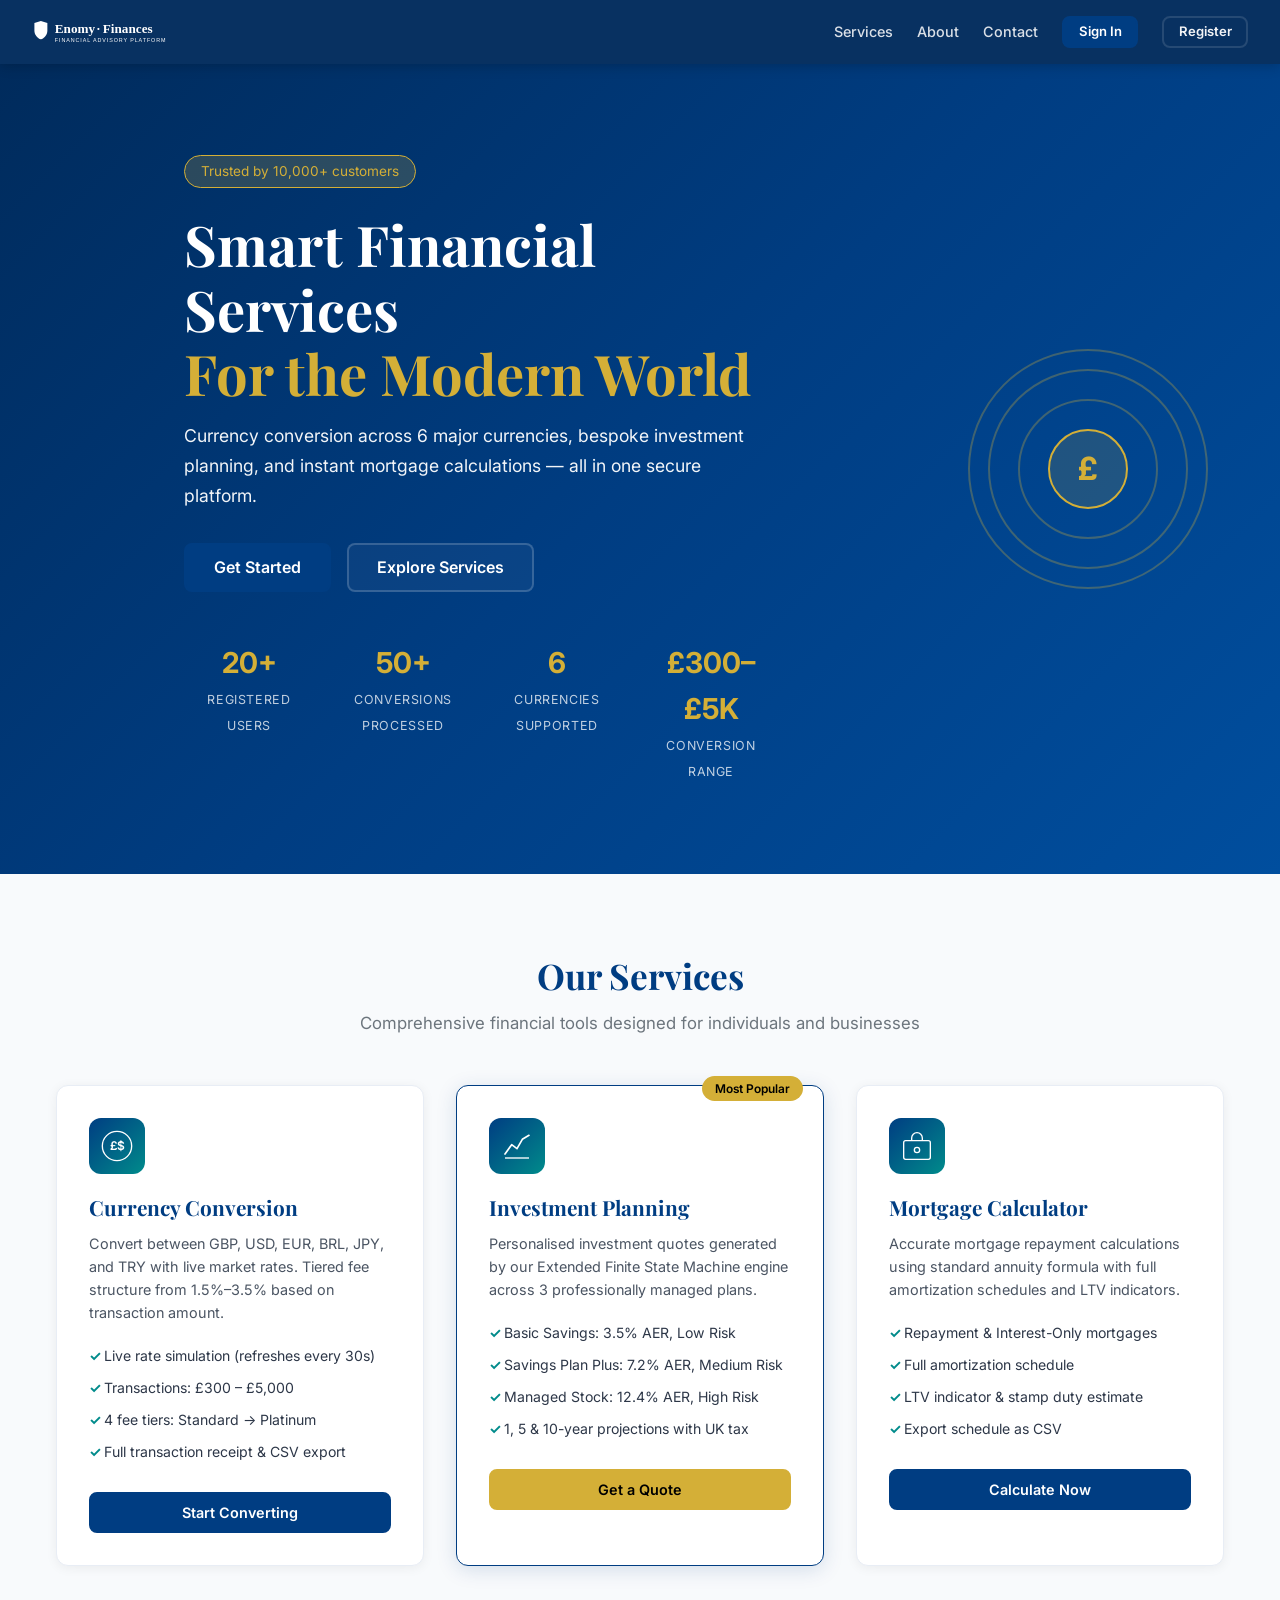
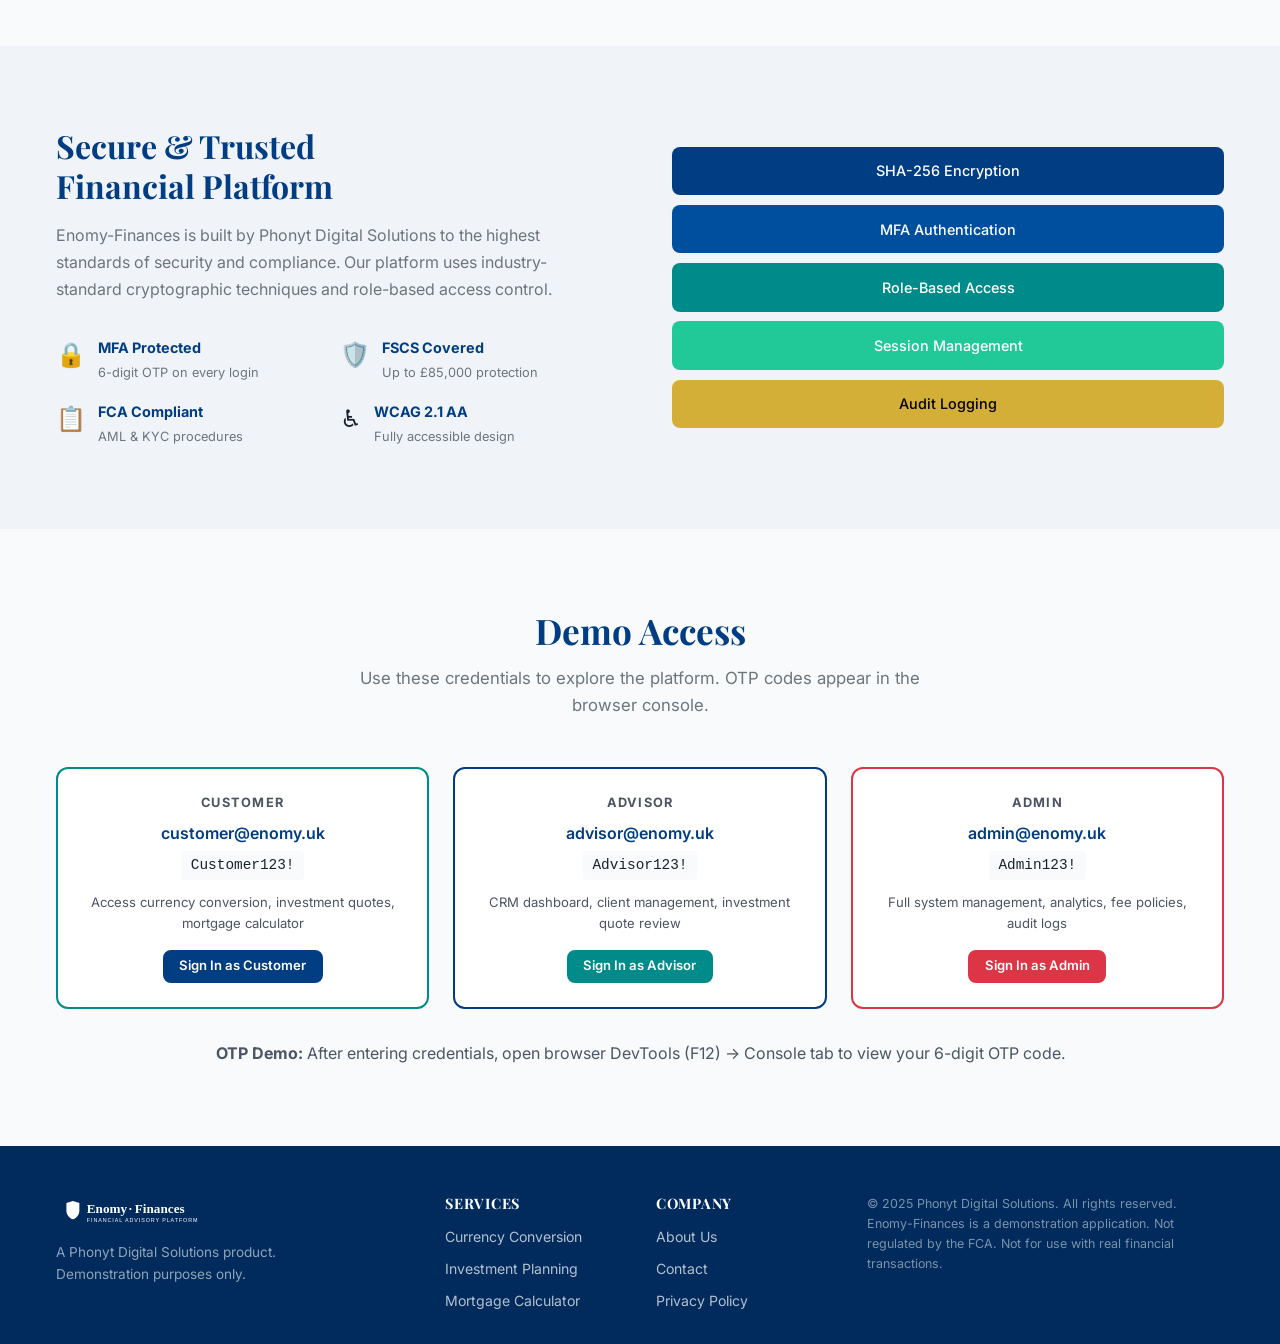
<file: index.html>
<!DOCTYPE html>
<html lang="en">
<head>
  <meta charset="UTF-8">
  <meta name="viewport" content="width=device-width, initial-scale=1.0">
  <meta name="description" content="Enomy-Finances — Professional currency conversion, investment planning, and mortgage calculation services by Phonyt Digital Solutions.">
  <title>Enomy-Finances | Phonyt Digital Solutions</title>
  <link rel="icon" type="image/svg+xml" href="assets/images/icons/favicon.svg">
  <link rel="preconnect" href="https://fonts.googleapis.com">
  <link rel="preconnect" href="https://fonts.gstatic.com" crossorigin>
  <link href="https://fonts.googleapis.com/css2?family=Playfair+Display:wght@400;600;700&family=Inter:wght@300;400;500;600;700&display=swap" rel="stylesheet">
  <link rel="stylesheet" href="css/global.css">
  <link rel="stylesheet" href="css/components.css">
</head>
<body>

  <!-- Skip navigation for accessibility -->
  <a href="#main-content" class="skip-nav">Skip to main content</a>

  <!-- ── Navbar ──────────────────────────────────────────────── -->
  <nav class="navbar" role="navigation" aria-label="Main navigation">
    <a href="index.html" class="navbar__brand" aria-label="Enomy-Finances home">
      <img src="assets/images/logo.svg" alt="Enomy-Finances logo" class="navbar__logo" width="180" height="40">
    </a>
    <button class="navbar__toggle" id="navbar-toggle" aria-expanded="false" aria-controls="navbar-links" aria-label="Toggle navigation">
      <span></span><span></span><span></span>
    </button>
    <ul class="navbar__links" id="navbar-links" role="list">
      <li><a href="#services"   class="navbar__link">Services</a></li>
      <li><a href="#about"      class="navbar__link">About</a></li>
      <li><a href="#contact"    class="navbar__link">Contact</a></li>
      <li>
        <button class="btn btn-primary btn-sm" id="open-login-btn" aria-haspopup="dialog">
          Sign In
        </button>
      </li>
      <li>
        <button class="btn btn-ghost btn-sm" id="open-register-btn" aria-haspopup="dialog">
          Register
        </button>
      </li>
    </ul>
  </nav>

  <!-- ── Hero ──────────────────────────────────────────────────── -->
  <main id="main-content">
    <section class="hero" aria-label="Welcome banner">
      <div class="hero__content container">
        <div class="hero__badge">Trusted by 10,000+ customers</div>
        <h1 class="hero__title">
          Smart Financial Services<br>
          <span class="hero__title--accent">For the Modern World</span>
        </h1>
        <p class="hero__subtitle">
          Currency conversion across 6 major currencies, bespoke investment planning,
          and instant mortgage calculations — all in one secure platform.
        </p>
        <div class="hero__cta">
          <button class="btn btn-primary btn-lg" id="hero-signin-btn">
            Get Started
          </button>
          <a href="#services" class="btn btn-ghost btn-lg">
            Explore Services
          </a>
        </div>
        <div class="hero__stats" aria-label="Platform statistics">
          <div class="hero__stat">
            <span class="hero__stat-value" id="stat-users">20+</span>
            <span class="hero__stat-label">Registered Users</span>
          </div>
          <div class="hero__stat">
            <span class="hero__stat-value" id="stat-conversions">50+</span>
            <span class="hero__stat-label">Conversions Processed</span>
          </div>
          <div class="hero__stat">
            <span class="hero__stat-value">6</span>
            <span class="hero__stat-label">Currencies Supported</span>
          </div>
          <div class="hero__stat">
            <span class="hero__stat-value">£300–£5K</span>
            <span class="hero__stat-label">Conversion Range</span>
          </div>
        </div>
      </div>
      <div class="hero__visual" aria-hidden="true">
        <div class="hero__globe">
          <div class="globe-ring globe-ring--1"></div>
          <div class="globe-ring globe-ring--2"></div>
          <div class="globe-ring globe-ring--3"></div>
          <div class="globe-center">
            <span>£</span>
          </div>
        </div>
      </div>
    </section>

    <!-- ── Services ─────────────────────────────────────────── -->
    <section class="section section--light" id="services" aria-label="Our services">
      <div class="container">
        <div class="section__header">
          <h2 class="section__title">Our Services</h2>
          <p class="section__subtitle">Comprehensive financial tools designed for individuals and businesses</p>
        </div>
        <div class="services-grid" role="list">
          <article class="service-card" role="listitem">
            <div class="service-card__icon" aria-hidden="true">
              <svg viewBox="0 0 48 48" fill="none" xmlns="http://www.w3.org/2000/svg">
                <circle cx="24" cy="24" r="22" stroke="currentColor" stroke-width="2"/>
                <text x="24" y="30" text-anchor="middle" font-size="18" fill="currentColor" font-weight="600">£$</text>
              </svg>
            </div>
            <h3 class="service-card__title">Currency Conversion</h3>
            <p class="service-card__desc">
              Convert between GBP, USD, EUR, BRL, JPY, and TRY with live market rates.
              Tiered fee structure from 1.5%–3.5% based on transaction amount.
            </p>
            <ul class="service-card__features">
              <li>Live rate simulation (refreshes every 30s)</li>
              <li>Transactions: £300 – £5,000</li>
              <li>4 fee tiers: Standard → Platinum</li>
              <li>Full transaction receipt &amp; CSV export</li>
            </ul>
            <button class="btn btn-primary service-card__cta" onclick="document.getElementById('open-login-btn').click()">
              Start Converting
            </button>
          </article>

          <article class="service-card service-card--featured" role="listitem">
            <div class="service-card__badge">Most Popular</div>
            <div class="service-card__icon" aria-hidden="true">
              <svg viewBox="0 0 48 48" fill="none" xmlns="http://www.w3.org/2000/svg">
                <polyline points="6,36 16,22 24,28 32,14 42,8" stroke="currentColor" stroke-width="2.5" stroke-linecap="round" stroke-linejoin="round"/>
                <line x1="6" y1="42" x2="42" y2="42" stroke="currentColor" stroke-width="2"/>
              </svg>
            </div>
            <h3 class="service-card__title">Investment Planning</h3>
            <p class="service-card__desc">
              Personalised investment quotes generated by our Extended Finite State Machine
              engine across 3 professionally managed plans.
            </p>
            <ul class="service-card__features">
              <li>Basic Savings: 3.5% AER, Low Risk</li>
              <li>Savings Plan Plus: 7.2% AER, Medium Risk</li>
              <li>Managed Stock: 12.4% AER, High Risk</li>
              <li>1, 5 &amp; 10-year projections with UK tax</li>
            </ul>
            <button class="btn btn-accent service-card__cta" onclick="document.getElementById('open-login-btn').click()">
              Get a Quote
            </button>
          </article>

          <article class="service-card" role="listitem">
            <div class="service-card__icon" aria-hidden="true">
              <svg viewBox="0 0 48 48" fill="none" xmlns="http://www.w3.org/2000/svg">
                <rect x="4" y="16" width="40" height="28" rx="3" stroke="currentColor" stroke-width="2"/>
                <path d="M16 16V12a8 8 0 0 1 16 0v4" stroke="currentColor" stroke-width="2"/>
                <circle cx="24" cy="30" r="4" stroke="currentColor" stroke-width="2"/>
              </svg>
            </div>
            <h3 class="service-card__title">Mortgage Calculator</h3>
            <p class="service-card__desc">
              Accurate mortgage repayment calculations using standard annuity formula with
              full amortization schedules and LTV indicators.
            </p>
            <ul class="service-card__features">
              <li>Repayment &amp; Interest-Only mortgages</li>
              <li>Full amortization schedule</li>
              <li>LTV indicator &amp; stamp duty estimate</li>
              <li>Export schedule as CSV</li>
            </ul>
            <button class="btn btn-primary service-card__cta" onclick="document.getElementById('open-login-btn').click()">
              Calculate Now
            </button>
          </article>
        </div>
      </div>
    </section>

    <!-- ── About / Trust ────────────────────────────────────── -->
    <section class="section" id="about" aria-label="About Enomy-Finances">
      <div class="container">
        <div class="about-grid">
          <div class="about-grid__text">
            <h2>Secure &amp; Trusted<br>Financial Platform</h2>
            <p>
              Enomy-Finances is built by Phonyt Digital Solutions to the highest standards
              of security and compliance. Our platform uses industry-standard cryptographic
              techniques and role-based access control.
            </p>
            <div class="trust-badges">
              <div class="trust-badge">
                <span class="trust-badge__icon">🔒</span>
                <div>
                  <strong>MFA Protected</strong>
                  <small>6-digit OTP on every login</small>
                </div>
              </div>
              <div class="trust-badge">
                <span class="trust-badge__icon">🛡️</span>
                <div>
                  <strong>FSCS Covered</strong>
                  <small>Up to £85,000 protection</small>
                </div>
              </div>
              <div class="trust-badge">
                <span class="trust-badge__icon">📋</span>
                <div>
                  <strong>FCA Compliant</strong>
                  <small>AML &amp; KYC procedures</small>
                </div>
              </div>
              <div class="trust-badge">
                <span class="trust-badge__icon">♿</span>
                <div>
                  <strong>WCAG 2.1 AA</strong>
                  <small>Fully accessible design</small>
                </div>
              </div>
            </div>
          </div>
          <div class="about-grid__visual" aria-hidden="true">
            <div class="security-diagram">
              <div class="sec-layer sec-layer--1">SHA-256 Encryption</div>
              <div class="sec-layer sec-layer--2">MFA Authentication</div>
              <div class="sec-layer sec-layer--3">Role-Based Access</div>
              <div class="sec-layer sec-layer--4">Session Management</div>
              <div class="sec-layer sec-layer--5">Audit Logging</div>
            </div>
          </div>
        </div>
      </div>
    </section>

    <!-- ── Demo Credentials ─────────────────────────────────── -->
    <section class="section section--light" id="contact" aria-label="Demo credentials">
      <div class="container">
        <div class="section__header">
          <h2 class="section__title">Demo Access</h2>
          <p class="section__subtitle">Use these credentials to explore the platform. OTP codes appear in the browser console.</p>
        </div>
        <div class="demo-creds-grid">
          <div class="demo-cred-card demo-cred-card--customer">
            <div class="demo-cred-card__role">Customer</div>
            <div class="demo-cred-card__email">customer@enomy.uk</div>
            <div class="demo-cred-card__pass">Customer123!</div>
            <p class="demo-cred-card__note">Access currency conversion, investment quotes, mortgage calculator</p>
            <button class="btn btn-primary btn-sm" onclick="prefillLogin('customer@enomy.uk','Customer123!')">
              Sign In as Customer
            </button>
          </div>
          <div class="demo-cred-card demo-cred-card--advisor">
            <div class="demo-cred-card__role">Advisor</div>
            <div class="demo-cred-card__email">advisor@enomy.uk</div>
            <div class="demo-cred-card__pass">Advisor123!</div>
            <p class="demo-cred-card__note">CRM dashboard, client management, investment quote review</p>
            <button class="btn btn-secondary btn-sm" onclick="prefillLogin('advisor@enomy.uk','Advisor123!')">
              Sign In as Advisor
            </button>
          </div>
          <div class="demo-cred-card demo-cred-card--admin">
            <div class="demo-cred-card__role">Admin</div>
            <div class="demo-cred-card__email">admin@enomy.uk</div>
            <div class="demo-cred-card__pass">Admin123!</div>
            <p class="demo-cred-card__note">Full system management, analytics, fee policies, audit logs</p>
            <button class="btn btn-danger btn-sm" onclick="prefillLogin('admin@enomy.uk','Admin123!')">
              Sign In as Admin
            </button>
          </div>
        </div>
        <p class="text-center text-muted mt-lg">
          <strong>OTP Demo:</strong> After entering credentials, open browser DevTools (F12) &rarr; Console tab to view your 6-digit OTP code.
        </p>
      </div>
    </section>
  </main>

  <!-- ── Footer ────────────────────────────────────────────── -->
  <footer class="footer" role="contentinfo">
    <div class="footer__inner container">
      <div class="footer__brand">
        <img src="assets/images/logo.svg" alt="Enomy-Finances" width="160" height="36">
        <p>A Phonyt Digital Solutions product.<br>Demonstration purposes only.</p>
      </div>
      <div class="footer__links">
        <h4>Services</h4>
        <ul>
          <li><a href="#services">Currency Conversion</a></li>
          <li><a href="#services">Investment Planning</a></li>
          <li><a href="#services">Mortgage Calculator</a></li>
        </ul>
      </div>
      <div class="footer__links">
        <h4>Company</h4>
        <ul>
          <li><a href="#about">About Us</a></li>
          <li><a href="#contact">Contact</a></li>
          <li><a href="#" onclick="return false">Privacy Policy</a></li>
        </ul>
      </div>
      <div class="footer__legal">
        <p>&copy; 2025 Phonyt Digital Solutions. All rights reserved.</p>
        <p>Enomy-Finances is a demonstration application. Not regulated by the FCA.
        Not for use with real financial transactions.</p>
      </div>
    </div>
  </footer>

  <!-- ══════════════════════════════════════════════════════════
       MODALS
       ══════════════════════════════════════════════════════════ -->

  <!-- ── Login Modal ────────────────────────────────────────── -->
  <div class="modal" id="login-modal" role="dialog" aria-modal="true" aria-labelledby="login-modal-title" aria-hidden="true">
    <div class="modal__backdrop" onclick="closeLoginModal()"></div>
    <div class="modal__box modal__box--sm">
      <button class="modal__close" onclick="closeLoginModal()" aria-label="Close login modal">&times;</button>

      <!-- Step 1: Credentials -->
      <div id="login-step-1">
        <div class="modal__header">
          <img src="assets/images/logo.svg" alt="" class="modal__logo" width="140" height="32">
          <h2 class="modal__title" id="login-modal-title">Sign In</h2>
          <p class="modal__subtitle">Secure access to your financial portal</p>
        </div>
        <div class="modal__body">
          <div id="login-error" class="alert alert-danger" role="alert" style="display:none"></div>
          <div id="login-lockout" class="alert alert-warning" role="alert" style="display:none"></div>

          <div class="form-group">
            <label class="form-label" for="login-email">Email Address</label>
            <input type="email" id="login-email" class="form-input" placeholder="your@email.com"
                   autocomplete="username email" required aria-required="true">
          </div>
          <div class="form-group">
            <label class="form-label" for="login-password">Password</label>
            <div class="password-field">
              <input type="password" id="login-password" class="form-input" placeholder="Enter your password"
                     autocomplete="current-password" required aria-required="true">
              <button type="button" class="password-toggle" onclick="togglePassword('login-password', this)" aria-label="Toggle password visibility">
                <svg viewBox="0 0 24 24" fill="none" stroke="currentColor" stroke-width="2" aria-hidden="true">
                  <path d="M1 12s4-8 11-8 11 8 11 8-4 8-11 8-11-8-11-8z"/>
                  <circle cx="12" cy="12" r="3"/>
                </svg>
              </button>
            </div>
          </div>

          <button type="button" class="btn btn-primary btn-full" id="login-submit-btn" onclick="handleLoginSubmit()">
            Continue
          </button>
          <div class="modal__footer-links">
            <span>New to Enomy-Finances?</span>
            <button type="button" class="link-btn" onclick="switchToRegister()">Create account</button>
          </div>
        </div>
      </div>

      <!-- Step 2: OTP Verification -->
      <div id="login-step-2" style="display:none">
        <div class="modal__header">
          <div class="otp-header-icon" aria-hidden="true">🔐</div>
          <h2 class="modal__title">Verify Your Identity</h2>
          <p class="modal__subtitle" id="otp-subtitle">
            A 6-digit code has been sent to your registered contact.
            Check the browser console (F12) for your demo OTP.
          </p>
        </div>
        <div class="modal__body">
          <div id="otp-error" class="alert alert-danger" role="alert" style="display:none"></div>
          <div id="otp-attempts-warning" class="alert alert-warning" style="display:none"></div>

          <div class="otp-timer" role="timer" aria-live="polite">
            Code expires in: <strong id="otp-countdown">3:00</strong>
          </div>

          <div class="otp-input-group" role="group" aria-label="Enter 6-digit OTP">
            <input type="text" class="otp-input" maxlength="1" inputmode="numeric" pattern="[0-9]"
                   id="otp-0" aria-label="OTP digit 1" autocomplete="one-time-code">
            <input type="text" class="otp-input" maxlength="1" inputmode="numeric" pattern="[0-9]"
                   id="otp-1" aria-label="OTP digit 2">
            <input type="text" class="otp-input" maxlength="1" inputmode="numeric" pattern="[0-9]"
                   id="otp-2" aria-label="OTP digit 3">
            <input type="text" class="otp-input" maxlength="1" inputmode="numeric" pattern="[0-9]"
                   id="otp-3" aria-label="OTP digit 4">
            <input type="text" class="otp-input" maxlength="1" inputmode="numeric" pattern="[0-9]"
                   id="otp-4" aria-label="OTP digit 5">
            <input type="text" class="otp-input" maxlength="1" inputmode="numeric" pattern="[0-9]"
                   id="otp-5" aria-label="OTP digit 6">
          </div>

          <button type="button" class="btn btn-primary btn-full" id="otp-submit-btn" onclick="handleOTPSubmit()">
            Verify &amp; Sign In
          </button>
          <div class="modal__footer-links">
            <button type="button" class="link-btn" onclick="backToCredentials()">← Back</button>
            <button type="button" class="link-btn" id="resend-otp-btn" onclick="resendOTP()">Resend code</button>
          </div>
        </div>
      </div>
    </div>
  </div>

  <!-- ── Registration Modal ──────────────────────────────────── -->
  <div class="modal" id="register-modal" role="dialog" aria-modal="true" aria-labelledby="register-modal-title" aria-hidden="true">
    <div class="modal__backdrop" onclick="closeRegisterModal()"></div>
    <div class="modal__box">
      <button class="modal__close" onclick="closeRegisterModal()" aria-label="Close registration modal">&times;</button>
      <div class="modal__header">
        <img src="assets/images/logo.svg" alt="" class="modal__logo" width="140" height="32">
        <h2 class="modal__title" id="register-modal-title">Create Account</h2>
        <p class="modal__subtitle">Join Enomy-Finances today</p>
      </div>
      <div class="modal__body">
        <div id="register-error"   class="alert alert-danger"  role="alert" style="display:none"></div>
        <div id="register-success" class="alert alert-success" role="status"style="display:none"></div>

        <div class="form-row">
          <div class="form-group">
            <label class="form-label" for="reg-firstname">First Name</label>
            <input type="text" id="reg-firstname" class="form-input" placeholder="Jane" required autocomplete="given-name">
          </div>
          <div class="form-group">
            <label class="form-label" for="reg-lastname">Last Name</label>
            <input type="text" id="reg-lastname" class="form-input" placeholder="Smith" required autocomplete="family-name">
          </div>
        </div>
        <div class="form-group">
          <label class="form-label" for="reg-email">Email Address</label>
          <input type="email" id="reg-email" class="form-input" placeholder="jane@example.com" required autocomplete="email">
        </div>
        <div class="form-group">
          <label class="form-label" for="reg-phone">Phone Number (UK)</label>
          <input type="tel" id="reg-phone" class="form-input" placeholder="+44 7700 000000" autocomplete="tel">
        </div>
        <div class="form-group">
          <label class="form-label" for="reg-password">Password</label>
          <div class="password-field">
            <input type="password" id="reg-password" class="form-input" placeholder="Create a strong password"
                   required autocomplete="new-password" oninput="updatePasswordStrength(this.value)">
            <button type="button" class="password-toggle" onclick="togglePassword('reg-password', this)" aria-label="Toggle password visibility">
              <svg viewBox="0 0 24 24" fill="none" stroke="currentColor" stroke-width="2" aria-hidden="true">
                <path d="M1 12s4-8 11-8 11 8 11 8-4 8-11 8-11-8-11-8z"/>
                <circle cx="12" cy="12" r="3"/>
              </svg>
            </button>
          </div>
          <div class="password-strength" id="reg-strength-meter" aria-live="polite">
            <div class="password-strength__bar">
              <div class="strength-segment" id="seg-0"></div>
              <div class="strength-segment" id="seg-1"></div>
              <div class="strength-segment" id="seg-2"></div>
              <div class="strength-segment" id="seg-3"></div>
            </div>
            <span class="password-strength__label" id="strength-label"></span>
          </div>
          <div id="password-hints" class="form-hint"></div>
        </div>
        <div class="form-group">
          <label class="form-label" for="reg-confirm">Confirm Password</label>
          <input type="password" id="reg-confirm" class="form-input" placeholder="Repeat your password"
                 required autocomplete="new-password">
        </div>
        <div class="form-check">
          <input type="checkbox" id="reg-terms" class="form-check-input" required>
          <label for="reg-terms" class="form-check-label">
            I agree to the <a href="#" onclick="return false">Terms of Service</a> and <a href="#" onclick="return false">Privacy Policy</a>
          </label>
        </div>

        <button type="button" class="btn btn-primary btn-full" id="register-submit-btn" onclick="handleRegisterSubmit()">
          Create Account
        </button>
        <div class="modal__footer-links">
          <span>Already have an account?</span>
          <button type="button" class="link-btn" onclick="switchToLogin()">Sign in</button>
        </div>
      </div>
    </div>
  </div>

  <!-- ── Toast Container ──────────────────────────────────── -->
  <div id="toast-container" class="toast-container" aria-live="polite" aria-atomic="false"></div>

  <!-- ══════════════════════════════════════════════════════════
       SCRIPTS — load order matters
       ══════════════════════════════════════════════════════════ -->
  <script src="js/security.js"></script>
  <script src="js/database.js"></script>
  <script src="js/utils.js"></script>
  <script src="data/seed-data.js"></script>
  <script src="js/auth.js"></script>

  <script>
    'use strict';

    // ── Seed database on first load ─────────────────────────
    (function initDB() {
      if (!localStorage.getItem('ef_initialized')) {
        if (typeof SEED_DATA !== 'undefined') {
          db.seedDatabase(SEED_DATA);
          localStorage.setItem('ef_initialized', '1');
          console.log('%c[Enomy-Finances] Demo database seeded.', 'color:#008B8B;font-weight:bold');
        }
      }
    })();

    // ── Live stat counters ──────────────────────────────────
    (function updateStats() {
      const stats = db.getSystemStats();
      const usersEl = document.getElementById('stat-users');
      const convEl  = document.getElementById('stat-conversions');
      if (usersEl) usersEl.textContent = stats.totalUsers + '+';
      if (convEl)  convEl.textContent  = stats.totalConversions + '+';
    })();

    // ── Redirect if already authenticated ──────────────────
    (function checkAuth() {
      if (typeof auth !== 'undefined' && auth.isAuthenticated()) {
        const user = auth.getCurrentUser();
        if (user) {
          const destinations = { Customer: 'customer-portal.html', Advisor: 'advisor-portal.html', Admin: 'admin-portal.html' };
          const dest = destinations[user.role];
          if (dest) window.location.href = dest;
        }
      }
    })();

    // ── OTP state ───────────────────────────────────────────
    let _otpCountdownTimer = null;
    let _pendingUserEmail  = null;

    // ── Modal helpers ───────────────────────────────────────
    function openLoginModal() {
      const m = document.getElementById('login-modal');
      m.style.display = 'flex';
      m.setAttribute('aria-hidden', 'false');
      document.getElementById('login-step-1').style.display = 'block';
      document.getElementById('login-step-2').style.display = 'none';
      clearLoginErrors();
      document.getElementById('login-email')?.focus();
    }

    function closeLoginModal() {
      const m = document.getElementById('login-modal');
      m.style.display = 'none';
      m.setAttribute('aria-hidden', 'true');
      stopOTPCountdown();
    }

    function openRegisterModal() {
      const m = document.getElementById('register-modal');
      m.style.display = 'flex';
      m.setAttribute('aria-hidden', 'false');
      document.getElementById('reg-firstname')?.focus();
    }

    function closeRegisterModal() {
      const m = document.getElementById('register-modal');
      m.style.display = 'none';
      m.setAttribute('aria-hidden', 'true');
    }

    function switchToRegister() { closeLoginModal(); openRegisterModal(); }
    function switchToLogin()    { closeRegisterModal(); openLoginModal(); }
    function prefillLogin(email, pass) {
      openLoginModal();
      setTimeout(() => {
        document.getElementById('login-email').value    = email;
        document.getElementById('login-password').value = pass;
      }, 50);
    }

    function clearLoginErrors() {
      ['login-error','login-lockout','otp-error','otp-attempts-warning'].forEach(id => {
        const el = document.getElementById(id);
        if (el) { el.style.display = 'none'; el.textContent = ''; }
      });
    }

    function showLoginError(msg) {
      const el = document.getElementById('login-error');
      if (el) { el.textContent = msg; el.style.display = 'block'; }
    }

    function showOTPError(msg) {
      const el = document.getElementById('otp-error');
      if (el) { el.textContent = msg; el.style.display = 'block'; }
    }

    // ── Login Step 1 ────────────────────────────────────────
    async function handleLoginSubmit() {
      const email    = document.getElementById('login-email')?.value?.trim();
      const password = document.getElementById('login-password')?.value;
      const btn      = document.getElementById('login-submit-btn');
      clearLoginErrors();

      if (!email || !password) { showLoginError('Please enter your email and password.'); return; }

      btn.disabled = true; btn.textContent = 'Signing in…';

      try {
        const result = await auth.login(email, password);

        if (result.success) {
          _pendingUserEmail = email;
          // Show step 2
          document.getElementById('login-step-1').style.display = 'none';
          document.getElementById('login-step-2').style.display = 'block';
          startOTPCountdown(180); // 3 minutes
          document.getElementById('otp-0')?.focus();
        } else {
          if (result.locked) {
            const lockoutEl = document.getElementById('login-lockout');
            if (lockoutEl) {
              lockoutEl.textContent = result.message || 'Account locked due to too many failed attempts. Please try again in 15 minutes.';
              lockoutEl.style.display = 'block';
            }
          } else {
            showLoginError(result.message || 'Invalid email or password.');
          }
        }
      } catch (e) {
        console.error('[Login]', e);
        showLoginError('An unexpected error occurred. Please try again.');
      } finally {
        btn.disabled = false; btn.textContent = 'Continue';
      }
    }

    function backToCredentials() {
      stopOTPCountdown();
      document.getElementById('login-step-1').style.display = 'block';
      document.getElementById('login-step-2').style.display = 'none';
      clearOTPInputs();
    }

    async function resendOTP() {
      stopOTPCountdown();
      clearOTPInputs();
      clearLoginErrors();

      if (!_pendingUserEmail) return;
      const user = db.findUserByEmail(_pendingUserEmail);
      if (user) {
        auth.generateAndSendOTP(user);
        startOTPCountdown(180);
        showToast('A new OTP code has been sent. Check the browser console.', 'info');
      }
    }

    // ── Login Step 2 (OTP) ──────────────────────────────────
    async function handleOTPSubmit() {
      const digits = Array.from({ length: 6 }, (_, i) => document.getElementById(`otp-${i}`)?.value || '').join('');
      const btn    = document.getElementById('otp-submit-btn');

      if (digits.length !== 6 || !/^\d{6}$/.test(digits)) {
        showOTPError('Please enter all 6 digits of your OTP code.'); return;
      }

      btn.disabled = true; btn.textContent = 'Verifying…';

      try {
        const result = await auth.completeLogin(digits);

        if (result.success) {
          stopOTPCountdown();
          closeLoginModal();

          // Redirect based on role
          const destinations = { Customer: 'customer-portal.html', Advisor: 'advisor-portal.html', Admin: 'admin-portal.html' };
          const dest = destinations[result.user?.role];
          if (dest) {
            showToast(`Welcome back, ${result.user?.name || result.user?.fullName || 'User'}!`, 'success');
            setTimeout(() => window.location.href = dest, 800);
          } else {
            showLoginError('Unknown role. Contact support.');
          }
        } else {
          const warning = document.getElementById('otp-attempts-warning');
          showOTPError(result.message || 'Invalid OTP code.');
          if (result.attemptsLeft !== undefined && warning) {
            warning.textContent = `${result.attemptsLeft} attempt${result.attemptsLeft !== 1 ? 's' : ''} remaining.`;
            warning.style.display = 'block';
          }
          clearOTPInputs();
          document.getElementById('otp-0')?.focus();
        }
      } catch (e) {
        console.error('[OTP]', e);
        showOTPError('Verification failed. Please try again.');
      } finally {
        btn.disabled = false; btn.textContent = 'Verify & Sign In';
      }
    }

    function clearOTPInputs() {
      for (let i = 0; i < 6; i++) {
        const el = document.getElementById(`otp-${i}`);
        if (el) el.value = '';
      }
    }

    // ── OTP countdown ───────────────────────────────────────
    function startOTPCountdown(seconds) {
      const el = document.getElementById('otp-countdown');
      let remaining = seconds;

      function tick() {
        if (!el) return;
        const m = Math.floor(remaining / 60);
        const s = remaining % 60;
        el.textContent = `${m}:${String(s).padStart(2, '0')}`;
        if (remaining <= 0) {
          stopOTPCountdown();
          showOTPError('OTP code has expired. Please request a new code.');
          document.getElementById('otp-submit-btn')?.setAttribute('disabled', 'true');
          return;
        }
        if (remaining <= 30) el.style.color = '#DC3545';
        remaining--;
      }

      tick();
      _otpCountdownTimer = setInterval(tick, 1000);
    }

    function stopOTPCountdown() {
      if (_otpCountdownTimer) { clearInterval(_otpCountdownTimer); _otpCountdownTimer = null; }
      const el = document.getElementById('otp-countdown');
      if (el) { el.textContent = '3:00'; el.style.color = ''; }
    }

    // ── OTP input: auto-advance & paste ────────────────────
    document.querySelectorAll('.otp-input').forEach((input, idx, inputs) => {
      input.addEventListener('input', e => {
        const val = e.target.value.replace(/\D/g, '');
        e.target.value = val.slice(0, 1);
        if (val && idx < inputs.length - 1) inputs[idx + 1].focus();
        if (idx === inputs.length - 1 && val) handleOTPSubmit();
      });
      input.addEventListener('keydown', e => {
        if (e.key === 'Backspace' && !e.target.value && idx > 0) inputs[idx - 1].focus();
        if (e.key === 'ArrowLeft'  && idx > 0) inputs[idx - 1].focus();
        if (e.key === 'ArrowRight' && idx < inputs.length - 1) inputs[idx + 1].focus();
      });
      input.addEventListener('paste', e => {
        e.preventDefault();
        const pasted = (e.clipboardData || window.clipboardData).getData('text').replace(/\D/g, '').slice(0, 6);
        pasted.split('').forEach((ch, i) => { if (inputs[idx + i]) inputs[idx + i].value = ch; });
        const next = inputs[Math.min(idx + pasted.length, inputs.length - 1)];
        next?.focus();
        if (pasted.length === 6) setTimeout(handleOTPSubmit, 50);
      });
    });

    // ── Register handler ─────────────────────────────────────
    async function handleRegisterSubmit() {
      const btn    = document.getElementById('register-submit-btn');
      const errEl  = document.getElementById('register-error');
      const succEl = document.getElementById('register-success');
      if (errEl)  { errEl.style.display = 'none'; errEl.textContent = ''; }
      if (succEl) succEl.style.display = 'none';

      const firstName = document.getElementById('reg-firstname')?.value?.trim();
      const lastName  = document.getElementById('reg-lastname')?.value?.trim();
      const email     = document.getElementById('reg-email')?.value?.trim();
      const phone     = document.getElementById('reg-phone')?.value?.trim();
      const password  = document.getElementById('reg-password')?.value;
      const confirm   = document.getElementById('reg-confirm')?.value;
      const terms     = document.getElementById('reg-terms')?.checked;

      if (!firstName || !lastName) { if (errEl) { errEl.textContent = 'Please enter your full name.'; errEl.style.display = 'block'; } return; }
      if (!email) { if (errEl) { errEl.textContent = 'Please enter your email address.'; errEl.style.display = 'block'; } return; }
      if (!password) { if (errEl) { errEl.textContent = 'Please create a password.'; errEl.style.display = 'block'; } return; }
      if (password !== confirm) { if (errEl) { errEl.textContent = 'Passwords do not match.'; errEl.style.display = 'block'; } return; }
      if (!terms) { if (errEl) { errEl.textContent = 'You must agree to the Terms of Service.'; errEl.style.display = 'block'; } return; }

      btn.disabled = true; btn.textContent = 'Creating account…';

      try {
        const result = await auth.register({
          name: `${firstName} ${lastName}`,
          fullName: `${firstName} ${lastName}`,
          email, phone, password, role: 'Customer'
        });

        if (result.success) {
          if (succEl) { succEl.textContent = 'Account created! Redirecting to sign in…'; succEl.style.display = 'block'; }
          setTimeout(() => { closeRegisterModal(); openLoginModal(); }, 1500);
        } else {
          if (errEl) { errEl.textContent = result.message || 'Registration failed. Please try again.'; errEl.style.display = 'block'; }
        }
      } catch (e) {
        console.error('[Register]', e);
        if (errEl) { errEl.textContent = 'Unexpected error. Please try again.'; errEl.style.display = 'block'; }
      } finally {
        btn.disabled = false; btn.textContent = 'Create Account';
      }
    }

    // ── Password strength meter ──────────────────────────────
    function updatePasswordStrength(password) {
      if (typeof analyzePasswordStrength === 'undefined') return;
      const result   = analyzePasswordStrength(password);
      const segments = document.querySelectorAll('.strength-segment');
      const labelEl  = document.getElementById('strength-label');
      const hintsEl  = document.getElementById('password-hints');

      segments.forEach((seg, i) => {
        seg.style.backgroundColor = i < result.score ? result.color : '#E2E8F0';
      });

      if (labelEl) { labelEl.textContent = password ? result.label : ''; labelEl.style.color = result.color; }
      if (hintsEl && result.suggestions.length) {
        hintsEl.textContent = result.suggestions[0];
        hintsEl.style.color = '#6C757D';
      } else if (hintsEl) {
        hintsEl.textContent = '';
      }
    }

    // ── Toggle password visibility ──────────────────────────
    function togglePassword(inputId, btn) {
      const input = document.getElementById(inputId);
      if (!input) return;
      const isText = input.type === 'text';
      input.type = isText ? 'password' : 'text';
      btn.setAttribute('aria-label', isText ? 'Show password' : 'Hide password');
    }

    // ── Navbar toggle (mobile) ──────────────────────────────
    document.getElementById('navbar-toggle')?.addEventListener('click', function() {
      const links   = document.getElementById('navbar-links');
      const expanded = this.getAttribute('aria-expanded') === 'true';
      this.setAttribute('aria-expanded', !expanded);
      links?.classList.toggle('navbar__links--open');
    });

    // ── Keyboard: close modals with Escape ──────────────────
    document.addEventListener('keydown', e => {
      if (e.key === 'Escape') {
        closeLoginModal();
        closeRegisterModal();
      }
    });

    // ── Bind open buttons ───────────────────────────────────
    document.getElementById('open-login-btn')?.addEventListener('click', openLoginModal);
    document.getElementById('open-register-btn')?.addEventListener('click', openRegisterModal);
    document.getElementById('hero-signin-btn')?.addEventListener('click', openLoginModal);

    // ── Enter key submit ────────────────────────────────────
    document.getElementById('login-password')?.addEventListener('keydown', e => { if (e.key === 'Enter') handleLoginSubmit(); });
    document.getElementById('login-email')?.addEventListener('keydown', e => { if (e.key === 'Enter') document.getElementById('login-password')?.focus(); });

    // ── showToast shim (before utils.js fully initialised) ──
    function showToast(msg, type = 'info', duration = 3000, title = '') {
      if (typeof window._showToast !== 'undefined') { window._showToast(msg, type, duration, title); return; }
      const container = document.getElementById('toast-container');
      if (!container) return;
      const toast = document.createElement('div');
      toast.className = `toast toast--${type}`;
      toast.innerHTML = `${title ? `<strong>${title}</strong> ` : ''}${msg}`;
      container.appendChild(toast);
      setTimeout(() => { toast.classList.add('toast--hiding'); setTimeout(() => toast.remove(), 400); }, duration);
    }
  </script>

  <style>
    /* ── Landing page specific styles ────────────────────── */
    .hero { display: flex; align-items: center; min-height: 90vh; background: linear-gradient(135deg, #002B5C 0%, #003D82 50%, #004E9E 100%); color: #fff; overflow: hidden; position: relative; padding: 4rem 2rem; }
    .hero__content { flex: 1; max-width: 640px; z-index: 1; }
    .hero__badge { display: inline-block; background: rgba(212,175,55,0.2); color: #D4AF37; border: 1px solid #D4AF37; padding: .3rem 1rem; border-radius: 20px; font-size: .85rem; margin-bottom: 1.5rem; }
    .hero__title { color: #fff; font-size: clamp(2.2rem, 5vw, 3.5rem); font-family: 'Playfair Display', serif; margin-bottom: 1rem; line-height: 1.15; }
    .hero__title--accent { color: #D4AF37; }
    .hero__subtitle { font-size: 1.1rem; opacity: .95; margin-bottom: 2rem; line-height: 1.7; }
    .hero__cta { display: flex; gap: 1rem; flex-wrap: wrap; margin-bottom: 3rem; }
    .hero__stats { display: grid; grid-template-columns: repeat(4, 1fr); gap: 1.5rem; }
    .hero__stat { text-align: center; }
    .hero__stat-value { display: block; font-size: 1.8rem; font-weight: 700; color: #D4AF37; }
    .hero__stat-label { font-size: .78rem; opacity: .75; text-transform: uppercase; letter-spacing: .05em; }
    .hero__visual { flex: 0 0 320px; display: flex; align-items: center; justify-content: center; }
    .hero__globe { position: relative; width: 240px; height: 240px; }
    .globe-ring { position: absolute; border: 2px solid rgba(212,175,55,0.3); border-radius: 50%; animation: spin linear infinite; }
    .globe-ring--1 { inset: 0; animation-duration: 12s; }
    .globe-ring--2 { inset: 20px; animation-duration: 20s; animation-direction: reverse; }
    .globe-ring--3 { inset: 50px; animation-duration: 8s; }
    .globe-center { position: absolute; inset: 80px; background: rgba(212,175,55,0.15); border: 2px solid #D4AF37; border-radius: 50%; display: flex; align-items: center; justify-content: center; font-size: 2rem; font-weight: 700; color: #D4AF37; }
    @keyframes spin { to { transform: rotate(360deg); } }

    .section { padding: 5rem 2rem; }
    .section--light { background: #F8FAFC; }
    .section__header { text-align: center; margin-bottom: 3rem; }
    .section__title { font-size: 2.2rem; font-family: 'Playfair Display', serif; color: #003D82; margin-bottom: .75rem; }
    .section__subtitle { color: #6C757D; font-size: 1.05rem; max-width: 600px; margin: 0 auto; }

    .services-grid { display: grid; grid-template-columns: repeat(auto-fit, minmax(280px, 1fr)); gap: 2rem; }
    .service-card { background: #fff; border-radius: 12px; padding: 2rem; box-shadow: 0 2px 12px rgba(0,0,0,.06); border: 1px solid #E8EDF5; position: relative; transition: transform .2s, box-shadow .2s; }
    .service-card:hover { transform: translateY(-4px); box-shadow: 0 8px 24px rgba(0,61,130,.12); }
    .service-card--featured { border-color: #003D82; box-shadow: 0 4px 20px rgba(0,61,130,.15); }
    .service-card__badge { position: absolute; top: -10px; right: 20px; background: #D4AF37; color: #000; padding: .2rem .8rem; border-radius: 20px; font-size: .75rem; font-weight: 600; }
    .service-card__icon { width: 56px; height: 56px; background: linear-gradient(135deg, #003D82, #008B8B); border-radius: 12px; padding: 12px; margin-bottom: 1.25rem; color: #fff; }
    .service-card__title { font-size: 1.3rem; font-family: 'Playfair Display', serif; color: #003D82; margin-bottom: .75rem; }
    .service-card__desc { color: var(--c-muted); font-size: .9rem; margin-bottom: 1rem; line-height: 1.6; }
    .service-card__features { list-style: none; padding: 0; margin-bottom: 1.5rem; }
    .service-card__features li { padding: .3rem 0; color: var(--c-text-2); font-size: .88rem; }
    .service-card__features li::before { content: '✓ '; color: #008B8B; font-weight: 700; }
    .service-card__cta { width: 100%; }

    .about-grid { display: grid; grid-template-columns: 1fr 1fr; gap: 4rem; align-items: center; }
    .about-grid h2 { font-size: 2rem; font-family: 'Playfair Display', serif; color: #003D82; margin-bottom: 1rem; }
    .about-grid p { color: #6C757D; line-height: 1.7; margin-bottom: 2rem; }
    .trust-badges { display: grid; grid-template-columns: 1fr 1fr; gap: 1rem; }
    .trust-badge { display: flex; gap: .75rem; align-items: flex-start; }
    .trust-badge__icon { font-size: 1.5rem; flex-shrink: 0; }
    .trust-badge strong { display: block; color: #003D82; font-size: .9rem; }
    .trust-badge small { color: #6C757D; font-size: .8rem; }
    .security-diagram { display: flex; flex-direction: column; gap: .6rem; }
    .sec-layer { padding: .8rem 1.5rem; border-radius: 8px; font-weight: 500; font-size: .9rem; text-align: center; }
    .sec-layer--1 { background: #003D82; color: #fff; }
    .sec-layer--2 { background: #004E9E; color: #fff; }
    .sec-layer--3 { background: #008B8B; color: #fff; }
    .sec-layer--4 { background: #20c997; color: #fff; }
    .sec-layer--5 { background: #D4AF37; color: #000; }

    .demo-creds-grid { display: grid; grid-template-columns: repeat(auto-fit, minmax(250px, 1fr)); gap: 1.5rem; }
    .demo-cred-card { background: #fff; border-radius: 12px; padding: 1.5rem; border: 2px solid; text-align: center; }
    .demo-cred-card--customer { border-color: #008B8B; }
    .demo-cred-card--advisor  { border-color: #003D82; }
    .demo-cred-card--admin    { border-color: #DC3545; }
    .demo-cred-card__role { font-size: .8rem; font-weight: 700; text-transform: uppercase; letter-spacing: .1em; color: var(--c-muted); margin-bottom: .5rem; }
    .demo-cred-card__email { font-size: 1rem; font-weight: 600; color: #003D82; margin-bottom: .25rem; }
    .demo-cred-card__pass { font-family: monospace; font-size: .9rem; background: #F8FAFC; padding: .2rem .6rem; border-radius: 4px; margin-bottom: .75rem; display: inline-block; }
    .demo-cred-card__note { font-size: .82rem; color: var(--c-muted); margin-bottom: 1rem; }

    .footer { background: #002B5C; color: rgba(255,255,255,.8); padding: 3rem 2rem 1.5rem; }
    .footer__inner { display: grid; grid-template-columns: 2fr 1fr 1fr 2fr; gap: 2rem; }
    .footer__brand img { margin-bottom: .75rem; filter: brightness(0) invert(1); }
    .footer__brand p { font-size: .85rem; opacity: .7; }
    .footer__links h4 { color: #fff; margin-bottom: .75rem; font-size: .9rem; text-transform: uppercase; letter-spacing: .05em; }
    .footer__links ul { list-style: none; padding: 0; }
    .footer__links li { margin-bottom: .4rem; }
    .footer__links a { color: rgba(255,255,255,.7); text-decoration: none; font-size: .88rem; }
    .footer__links a:hover { color: #D4AF37; }
    .footer__legal { font-size: .78rem; opacity: .6; }

    .modal__logo { display: block; margin: 0 auto 1rem; }
    .otp-header-icon { text-align: center; font-size: 2.5rem; margin-bottom: .5rem; }
    .otp-timer { text-align: center; margin-bottom: 1.25rem; padding: .5rem; background: #F8FAFC; border-radius: 6px; font-size: .9rem; }
    .modal__footer-links { display: flex; justify-content: center; gap: .5rem; margin-top: 1rem; font-size: .87rem; color: #6C757D; }
    .link-btn { background: none; border: none; color: #003D82; cursor: pointer; font-size: .87rem; padding: 0; text-decoration: underline; }
    .link-btn:hover { color: #008B8B; }

    @media (max-width: 768px) {
      .hero { flex-direction: column; text-align: center; }
      .hero__stats { grid-template-columns: 2fr 2fr; }
      .hero__cta { justify-content: center; }
      .hero__visual { display: none; }
      .about-grid { grid-template-columns: 1fr; }
      .trust-badges { grid-template-columns: 1fr; }
      .footer__inner { grid-template-columns: 1fr 1fr; }
    }
    @media (max-width: 480px) {
      .hero__stats { grid-template-columns: 1fr 1fr; }
      .footer__inner { grid-template-columns: 1fr; }
    }
  </style>
  <script>
    // Load the visibility debug helper only when ?debug=1 is present in the URL.
    try{
      if (new URLSearchParams(window.location.search).get('debug') === '1') {
        const s = document.createElement('script');
        s.src = 'js/visibility-debug.js';
        s.defer = true;
        document.body.appendChild(s);
        console.info('visibility-debug: script injected');
      }
    }catch(e){console.warn('visibility-debug: failed to inject', e)}
  </script>
</body>
</html>
</file>
<file: css/global.css>
/* ============================================================
   ENOMY-FINANCES | global.css
   Design Tokens, Reset, Typography, Layout Utilities
   ============================================================ */

@import url('https://fonts.googleapis.com/css2?family=Playfair+Display:wght@400;600;700&family=Inter:wght@300;400;500;600;700&display=swap');

/* ── Design Tokens ───────────────────────────────────────────── */
:root {
  --c-primary:       #003D82;
  --c-primary-dark:  #002B5C;
  --c-primary-light: #004E9E;
  --c-teal:          #008B8B;
  --c-teal-light:    #00AAAA;
  --c-gold:          #D4AF37;
  --c-success:       #28A745;
  --c-warning:       #FFC107;
  --c-danger:        #DC3545;
  --c-info:          #17A2B8;
  --c-accent:        #20c997;
  --c-muted:         #4B5563;
  --c-white:         #FFFFFF;
  --c-bg:            #F0F4F8;
  --c-surface:       #FFFFFF;
  --c-border:        #E2E8F0;
  --c-text:          #1A202C;
  --c-text-2:        #2D3748;
  --c-text-3:        #4A5568;

  --font-sans:  'Inter', 'Segoe UI', system-ui, sans-serif;
  --font-serif: 'Playfair Display', Georgia, serif;
  --font-mono:  'Consolas', 'Roboto Mono', monospace;

  --sidebar-w:  240px;
  --header-h:   60px;
  --radius-sm:  4px;
  --radius:     8px;
  --radius-md:  10px;
  --radius-lg:  14px;
  --radius-xl:  20px;
  --shadow-sm:  0 1px 4px rgba(0,0,0,.08);
  --shadow:     0 2px 10px rgba(0,0,0,.10);
  --shadow-md:  0 4px 20px rgba(0,0,0,.12);
  --shadow-lg:  0 8px 32px rgba(0,0,0,.15);
  --transition: 220ms ease;
}

/* ── Reset ───────────────────────────────────────────────────── */
*,*::before,*::after { box-sizing: border-box; margin: 0; padding: 0; }
html { scroll-behavior: smooth; }
body {
  font-family: var(--font-sans);
  font-size: 1rem;
  color: var(--c-text);
  background: var(--c-bg);
  line-height: 1.6;
  -webkit-font-smoothing: antialiased;
}
img, svg { display: block; max-width: 100%; }
a { color: var(--c-primary); text-decoration: none; }
a:hover { text-decoration: underline; }
ul, ol { list-style: none; }
button, input, select, textarea { font-family: inherit; font-size: inherit; }
button { cursor: pointer; }
code {
  font-family: var(--font-mono);
  font-size: .85em;
  background: #EEF2F7;
  padding: .1em .4em;
  border-radius: 3px;
}

/* ── Typography ──────────────────────────────────────────────── */
h1,h2,h3,h4,h5,h6 {
  font-family: var(--font-serif);
  line-height: 1.25;
  color: var(--c-primary);
}
h1 { font-size: 1.875rem; }
h2 { font-size: 1.5rem; }
h3 { font-size: 1.25rem; }
h4 { font-size: 1.1rem; }
h5,h6 { font-size: 1rem; }

/* ── Container ───────────────────────────────────────────────── */
.container {
  width: 100%;
  max-width: 1280px;
  margin: 0 auto;
  padding: 0 1.5rem;
}

/* ── Skip nav ────────────────────────────────────────────────── */
.skip-nav {
  position: absolute;
  top: -120px;
  left: 1rem;
  background: var(--c-primary);
  color: #fff;
  padding: .5rem 1rem;
  border-radius: var(--radius);
  font-weight: 600;
  z-index: 9999;
  transition: top var(--transition);
}
.skip-nav:focus { top: 1rem; }

/* ── Portal body ─────────────────────────────────────────────── */
.portal-body {
  background: var(--c-bg);
  min-height: 100vh;
  overflow-x: hidden;
}

/* ── Utility: display ────────────────────────────────────────── */
.d-flex        { display: flex; }
.d-block       { display: block; }
.d-none        { display: none !important; }
.d-inline-flex { display: inline-flex; }

/* ── Utility: flex ───────────────────────────────────────────── */
.align-center    { align-items: center; }
.justify-between { justify-content: space-between; }
.justify-center  { justify-content: center; }
.flex-1          { flex: 1; }
.flex-col        { flex-direction: column; }
.flex-wrap       { flex-wrap: wrap; }

/* ── Utility: spacing ────────────────────────────────────────── */
.mt-xs { margin-top: .25rem; }
.mt-sm { margin-top: .5rem; }
.mt-md { margin-top: 1rem; }
.mt-lg { margin-top: 2rem; }
.mb-sm { margin-bottom: .5rem; }
.mb-md { margin-bottom: 1rem; }
.ml-auto { margin-left: auto; }

/* ── Utility: text ───────────────────────────────────────────── */
.text-center  { text-align: center; }
.text-right   { text-align: right; }
.text-primary { color: var(--c-primary)  !important; }
.text-teal    { color: var(--c-teal)     !important; }
.text-success { color: var(--c-success)  !important; }
.text-warning { color: var(--c-warning)  !important; }
.text-danger  { color: var(--c-danger)   !important; }
.text-muted   { color: var(--c-muted)    !important; }
.text-white   { color: #fff              !important; }
.text-sm      { font-size: .875rem; }
.text-xs      { font-size: .75rem; }
.text-truncate{ white-space: nowrap; overflow: hidden; text-overflow: ellipsis; }
.font-bold    { font-weight: 700; }

/* ── Utility: misc ───────────────────────────────────────────── */
.w-full   { width: 100%; }
.rounded  { border-radius: var(--radius); }
.shadow   { box-shadow: var(--shadow); }
.bg-white { background: #fff; }

/* ── Chart canvas ────────────────────────────────────────────── */
.chart-canvas { width: 100% !important; }

/* ── Disclaimer ──────────────────────────────────────────────── */
.disclaimer-text {
  font-size: .78rem;
  color: var(--c-muted);
  margin-top: 1rem;
  padding: .75rem 1rem;
  background: #FFFBF0;
  border-radius: var(--radius);
  border-left: 3px solid var(--c-warning);
  line-height: 1.5;
}

/* ── Print ───────────────────────────────────────────────────── */
@media print {
  .sidebar,.portal-header,.btn { display: none !important; }
  body { background: #fff; color: #000; }
}
</file>
<file: css/components.css>
/* ============================================================
   ENOMY-FINANCES | components.css
   All shared UI components — BEM naming convention
   ============================================================ */

/* ════════════════════════════════════════════════════════════
   NAVBAR (public landing page)
   ════════════════════════════════════════════════════════════ */
.navbar {
  display: flex;
  align-items: center;
  justify-content: space-between;
  padding: 0 2rem;
  height: 64px;
  background: rgba(0,43,92,.97);
  backdrop-filter: blur(8px);
  position: sticky;
  top: 0;
  z-index: 1000;
  box-shadow: 0 2px 12px rgba(0,0,0,.2);
}
.navbar__brand { display: flex; align-items: center; }
.navbar__logo  { height: 36px; width: auto; filter: brightness(0) invert(1); }
.navbar__links {
  display: flex;
  align-items: center;
  gap: 1.5rem;
  list-style: none;
}
.navbar__link {
  color: rgba(255,255,255,.85);
  font-size: .9rem;
  font-weight: 500;
  transition: color var(--transition);
  text-decoration: none;
}
.navbar__link:hover { color: var(--c-gold); text-decoration: none; }
.navbar__toggle {
  display: none;
  flex-direction: column;
  gap: 5px;
  background: none;
  border: none;
  padding: .5rem;
  cursor: pointer;
}
/* Ensure ghost-style buttons remain visible on dark surfaces (navbar, sidebar, footer) */
.navbar .btn-ghost,
.sidebar .btn-ghost,
.footer .btn-ghost {
  color: rgba(255,255,255,.95);
  border-color: rgba(255,255,255,.12);
  background: transparent;
}
.navbar .btn-ghost:hover,
.sidebar .btn-ghost:hover,
.footer .btn-ghost:hover {
  background: rgba(255,255,255,.08);
  color: #fff;
  border-color: rgba(255,255,255,.18);
}
.navbar__toggle span {
  display: block;
  width: 22px;
  height: 2px;
  background: rgba(255,255,255,.9);
  border-radius: 2px;
  transition: var(--transition);
}
@media (max-width: 768px) {
  .navbar__toggle { display: flex; }
  .navbar__links {
    display: none;
    position: absolute;
    top: 64px;
    left: 0;
    right: 0;
    background: #002B5C;
    flex-direction: column;
    align-items: flex-start;
    padding: 1rem 2rem 1.5rem;
    gap: .75rem;
    box-shadow: var(--shadow-md);
  }
  .navbar__links--open { display: flex; }
}

/* ════════════════════════════════════════════════════════════
   PORTAL LAYOUT
   ════════════════════════════════════════════════════════════ */
.portal-layout {
  display: flex;
  min-height: 100vh;
}
.portal-main {
  flex: 1;
  display: flex;
  flex-direction: column;
  min-width: 0;
  margin-left: var(--sidebar-w);
  transition: margin-left var(--transition);
}
.portal-section {
  padding: 2rem;
  animation: fadeIn .25s ease;
}
.section-header {
  margin-bottom: 1.75rem;
}
.section-header h1 {
  font-size: 1.75rem;
  margin-bottom: .25rem;
}
@keyframes fadeIn { from { opacity: 0; transform: translateY(6px); } to { opacity: 1; transform: translateY(0); } }
@media (max-width: 768px) {
  .portal-main { margin-left: 0; }
  .portal-section { padding: 1.25rem; }
}

/* ════════════════════════════════════════════════════════════
   SIDEBAR
   ════════════════════════════════════════════════════════════ */
.sidebar {
  position: fixed;
  top: 0;
  left: 0;
  bottom: 0;
  width: var(--sidebar-w);
  background: #002B5C;
  display: flex;
  flex-direction: column;
  z-index: 900;
  overflow-y: auto;
  overflow-x: hidden;
  transition: transform var(--transition);
}
.sidebar--advisor { background: #002B5C; }
.sidebar--admin   { background: #1a1a2e; }

.sidebar__brand {
  padding: 1.25rem 1.25rem 1rem;
  border-bottom: 1px solid rgba(255,255,255,.1);
  flex-shrink: 0;
}
.sidebar__brand img { filter: brightness(0) invert(1); max-width: 160px; }
.sidebar__role-badge {
  display: inline-block;
  margin-top: .5rem;
  font-size: .68rem;
  font-weight: 700;
  text-transform: uppercase;
  letter-spacing: .08em;
  background: rgba(0,139,139,.6);
  color: #fff;
  padding: .15rem .6rem;
  border-radius: 20px;
}
.sidebar__role-badge--admin { background: rgba(220,53,69,.6); }

.sidebar__nav { flex: 1; padding: .75rem 0; }
.sidebar__nav ul { list-style: none; }
.sidebar__item {
  display: flex;
  align-items: center;
  gap: .75rem;
  padding: .7rem 1.25rem;
  color: rgba(255,255,255,.75);
  font-size: .88rem;
  font-weight: 500;
  text-decoration: none;
  border-left: 3px solid transparent;
  transition: all var(--transition);
  cursor: pointer;
}
.sidebar__item:hover {
  background: rgba(255,255,255,.07);
  color: #fff;
  text-decoration: none;
}
.sidebar__item.active {
  background: rgba(255,255,255,.12);
  color: #fff;
  border-left-color: var(--c-gold);
}
.sidebar__icon {
  font-size: 1.05rem;
  flex-shrink: 0;
  width: 20px;
  text-align: center;
}
.sidebar__badge {
  margin-left: auto;
  background: rgba(255,255,255,.2);
  color: #fff;
  font-size: .7rem;
  font-weight: 700;
  padding: .1rem .45rem;
  border-radius: 20px;
  min-width: 20px;
  text-align: center;
}
.sidebar__badge--warning { background: var(--c-warning); color: #000; }
.sidebar__badge--danger  { background: var(--c-danger); }

.sidebar__footer {
  padding: 1rem 1.25rem;
  border-top: 1px solid rgba(255,255,255,.1);
  flex-shrink: 0;
}
.sidebar__signout {
  width: 100%;
  background: rgba(255,255,255,.08);
  border: 1px solid rgba(255,255,255,.15);
  color: rgba(255,255,255,.8);
  padding: .5rem 1rem;
  border-radius: var(--radius);
  font-size: .85rem;
  transition: var(--transition);
}
.sidebar__signout:hover { background: rgba(255,255,255,.15); color: #fff; }

.sidebar__advisor-info {
  display: flex;
  align-items: center;
  gap: .75rem;
  margin-bottom: .75rem;
}
.sidebar__advisor-avatar {
  width: 36px; height: 36px;
  background: rgba(255,255,255,.15);
  color: #fff;
  border-radius: 50%;
  display: flex;
  align-items: center;
  justify-content: center;
  font-weight: 700;
  font-size: .8rem;
  flex-shrink: 0;
}
.sidebar__advisor-name { color: #fff; font-size: .88rem; font-weight: 600; }
.sidebar__advisor-role { color: rgba(255,255,255,.6); font-size: .75rem; }

/* Mobile sidebar overlay */
@media (max-width: 768px) {
  .sidebar { transform: translateX(-100%); }
  .sidebar--open { transform: translateX(0); box-shadow: var(--shadow-lg); }
}

/* ════════════════════════════════════════════════════════════
   PORTAL HEADER
   ════════════════════════════════════════════════════════════ */
.portal-header {
  display: flex;
  align-items: center;
  height: 60px;
  padding: 0 1.5rem;
  background: #fff;
  border-bottom: 1px solid var(--c-border);
  box-shadow: var(--shadow-sm);
  position: sticky;
  top: 0;
  z-index: 800;
  gap: 1rem;
}
.portal-header--admin { border-bottom-color: rgba(220,53,69,.2); }

.portal-header__menu-btn {
  display: none;
  flex-direction: column;
  gap: 4px;
  background: none;
  border: none;
  padding: .4rem;
  cursor: pointer;
  flex-shrink: 0;
}
.portal-header__menu-btn span {
  display: block;
  width: 20px;
  height: 2px;
  background: var(--c-text-2);
  border-radius: 2px;
}
.portal-header__title {
  flex: 1;
  font-size: 1rem;
  font-weight: 600;
  color: var(--c-primary);
  font-family: var(--font-sans);
}
.portal-header__right {
  display: flex;
  align-items: center;
  gap: 1rem;
  flex-shrink: 0;
}
.session-timer {
  font-size: .8rem;
  font-weight: 600;
  color: var(--c-muted);
  background: #F0F4F8;
  padding: .3rem .75rem;
  border-radius: 20px;
  font-variant-numeric: tabular-nums;
}
@media (max-width: 768px) {
  .portal-header__menu-btn { display: flex; }
  .session-timer { display: none; }
}

/* ════════════════════════════════════════════════════════════
   USER DROPDOWN
   ════════════════════════════════════════════════════════════ */
.user-dropdown { position: relative; }
.user-dropdown__trigger {
  display: flex;
  align-items: center;
  gap: .5rem;
  background: none;
  border: 1px solid var(--c-border);
  padding: .35rem .75rem .35rem .35rem;
  border-radius: 40px;
  font-size: .85rem;
  color: var(--c-text-2);
  font-weight: 500;
  cursor: pointer;
  transition: var(--transition);
}
.user-dropdown__trigger:hover { border-color: var(--c-primary); }
.user-avatar {
  width: 28px; height: 28px;
  background: linear-gradient(135deg, var(--c-primary), var(--c-teal));
  color: #fff;
  border-radius: 50%;
  display: inline-flex;
  align-items: center;
  justify-content: center;
  font-size: .72rem;
  font-weight: 700;
  flex-shrink: 0;
}
.user-avatar--admin { background: linear-gradient(135deg, #DC3545, #C82333); }
.user-dropdown__menu {
  position: absolute;
  top: calc(100% + 6px);
  right: 0;
  background: #fff;
  border: 1px solid var(--c-border);
  border-radius: var(--radius-md);
  box-shadow: var(--shadow-md);
  min-width: 180px;
  overflow: hidden;
  z-index: 1000;
}
.user-dropdown__item {
  display: block;
  padding: .65rem 1rem;
  font-size: .875rem;
  color: var(--c-text-2);
  text-decoration: none;
  transition: background var(--transition);
}
.user-dropdown__item:hover { background: #F8FAFC; text-decoration: none; }
.user-dropdown__item--danger { color: var(--c-danger); }
.user-dropdown__item--danger:hover { background: #FFF5F5; }
.user-dropdown__divider { height: 1px; background: var(--c-border); margin: .25rem 0; }

/* ════════════════════════════════════════════════════════════
   CARDS
   ════════════════════════════════════════════════════════════ */
.card {
  background: #fff;
  border-radius: var(--radius-lg);
  box-shadow: var(--shadow-sm);
  border: 1px solid var(--c-border);
  overflow: hidden;
}
.card__header {
  display: flex;
  align-items: center;
  justify-content: space-between;
  padding: 1rem 1.5rem;
  border-bottom: 1px solid var(--c-border);
  gap: .75rem;
  flex-wrap: wrap;
}
.card__header h3 {
  font-size: 1rem;
  font-weight: 600;
  color: var(--c-primary);
  font-family: var(--font-sans);
  margin: 0;
}
.card__header-controls {
  display: flex;
  align-items: center;
  gap: .5rem;
  flex-wrap: wrap;
}
.card__body { padding: 1.5rem; }
.card__footer {
  padding: .75rem 1.5rem;
  border-top: 1px solid var(--c-border);
  background: #FAFBFC;
}

/* ════════════════════════════════════════════════════════════
   BUTTONS
   ════════════════════════════════════════════════════════════ */
.btn {
  display: inline-flex;
  align-items: center;
  justify-content: center;
  gap: .4rem;
  padding: .6rem 1.25rem;
  border-radius: var(--radius);
  font-weight: 600;
  font-size: .9rem;
  border: 2px solid transparent;
  cursor: pointer;
  transition: all var(--transition);
  text-decoration: none;
  line-height: 1.2;
  white-space: nowrap;
  user-select: none;
}
.btn:disabled { opacity: .6; cursor: not-allowed; }
.btn:focus-visible { outline: 3px solid var(--c-primary); outline-offset: 2px; }

.btn-primary { background: var(--c-primary); color: #fff; border-color: var(--c-primary); }
.btn-primary:hover:not(:disabled) { background: var(--c-primary-light); border-color: var(--c-primary-light); }

.btn-secondary { background: var(--c-teal); color: #fff; border-color: var(--c-teal); }
.btn-secondary:hover:not(:disabled) { background: var(--c-teal-light); border-color: var(--c-teal-light); }

.btn-success { background: var(--c-success); color: #fff; border-color: var(--c-success); }
.btn-success:hover:not(:disabled) { background: #218838; }

.btn-danger  { background: var(--c-danger); color: #fff; border-color: var(--c-danger); }
.btn-danger:hover:not(:disabled) { background: #C82333; }

.btn-warning { background: var(--c-warning); color: #000; border-color: var(--c-warning); }
.btn-warning:hover:not(:disabled) { background: #E0A800; }

.btn-ghost {
  background: transparent;
  color: var(--c-primary);
  border-color: var(--c-primary);
}
.btn-ghost:hover:not(:disabled) { background: var(--c-primary); color: #fff; }
.hero .btn-ghost,
.hero .btn-ghost:link,
.hero .btn-ghost:visited {
  color: #fff; /* ensure visible on dark hero */
  border-color: rgba(255,255,255,.18);
  background: rgba(255,255,255,0.04);
}
.hero .btn-ghost:hover:not(:disabled) {
  background: rgba(255,255,255,0.12);
  color: #fff;
}


.btn-accent { background: var(--c-gold); color: #000; border-color: var(--c-gold); }
.btn-accent:hover:not(:disabled) { background: #C4A025; }

.btn-sm  { padding: .4rem .9rem; font-size: .82rem; }
.btn-xs  { padding: .25rem .6rem; font-size: .76rem; }
.btn-lg  { padding: .8rem 1.75rem; font-size: 1rem; }
.btn-full{ width: 100%; }

.btn-row {
  display: flex;
  gap: .75rem;
  flex-wrap: wrap;
  margin-top: 1rem;
}

/* ════════════════════════════════════════════════════════════
   FORMS
   ════════════════════════════════════════════════════════════ */
.form-group { margin-bottom: 1.1rem; }

.form-row {
  display: grid;
  grid-template-columns: 1fr 1fr;
  gap: 1rem;
}
.form-row-sm {
  display: flex;
  gap: 1rem;
  flex-wrap: wrap;
}
@media (max-width: 600px) {
  .form-row { grid-template-columns: 1fr; }
}

.form-label {
  display: block;
  font-size: .85rem;
  font-weight: 600;
  color: var(--c-text-2);
  margin-bottom: .4rem;
}

.form-input,
.form-select {
  display: block;
  width: 100%;
  padding: .6rem .9rem;
  border: 2px solid var(--c-border);
  border-radius: var(--radius);
  font-size: .92rem;
  color: var(--c-text);
  background: #fff;
  transition: border-color var(--transition), box-shadow var(--transition);
  appearance: none;
}
.form-input:focus,
.form-select:focus {
  outline: none;
  border-color: var(--c-primary);
  box-shadow: 0 0 0 3px rgba(0,61,130,.12);
}
.form-input.is-invalid { border-color: var(--c-danger); }
.form-input--sm { width: auto; min-width: 180px; padding: .4rem .75rem; font-size: .85rem; }

.form-select {
  background-image: url("data:image/svg+xml,%3Csvg xmlns='http://www.w3.org/2000/svg' viewBox='0 0 20 20'%3E%3Cpath fill='%236C757D' d='M5 8l5 5 5-5z'/%3E%3C/svg%3E");
  background-repeat: no-repeat;
  background-position: right .75rem center;
  background-size: 16px;
  padding-right: 2.5rem;
  cursor: pointer;
}

.form-hint {
  font-size: .78rem;
  color: var(--c-muted);
  margin-top: .3rem;
}
.form-error {
  font-size: .8rem;
  color: var(--c-danger);
  margin-top: .3rem;
  font-weight: 500;
}

.form-check {
  display: flex;
  align-items: flex-start;
  gap: .6rem;
  margin-bottom: 1rem;
}
.form-check-input {
  width: 16px;
  height: 16px;
  border: 2px solid var(--c-border);
  border-radius: 3px;
  accent-color: var(--c-primary);
  flex-shrink: 0;
  margin-top: .2rem;
}
.form-check-label {
  font-size: .88rem;
  color: var(--c-text-2);
  line-height: 1.5;
}
.form-check-label a { color: var(--c-primary); }

.password-field {
  position: relative;
}
.password-field .form-input {
  padding-right: 2.75rem;
}
.password-toggle {
  position: absolute;
  right: .75rem;
  top: 50%;
  transform: translateY(-50%);
  background: none;
  border: none;
  padding: 0;
  color: var(--c-muted);
  cursor: pointer;
  display: flex;
  align-items: center;
}
.password-toggle svg { width: 18px; height: 18px; }
.password-toggle:hover { color: var(--c-primary); }

/* Password strength */
.password-strength {
  margin-top: .5rem;
  display: flex;
  align-items: center;
  gap: .5rem;
}
.password-strength__bar {
  display: flex;
  gap: 3px;
  flex: 1;
}
.strength-segment {
  flex: 1;
  height: 4px;
  border-radius: 2px;
  background: #E2E8F0;
  transition: background-color var(--transition);
}
.password-strength__label {
  font-size: .75rem;
  font-weight: 600;
  flex-shrink: 0;
  min-width: 70px;
  text-align: right;
}

.input-prefix-wrapper { position: relative; }

/* ════════════════════════════════════════════════════════════
   MODAL
   ════════════════════════════════════════════════════════════ */
.modal {
  display: none;
  position: fixed;
  inset: 0;
  z-index: 2000;
  align-items: center;
  justify-content: center;
  padding: 1rem;
}
.modal[style*="display: flex"] { display: flex !important; }
.modal__backdrop {
  position: absolute;
  inset: 0;
  background: rgba(0,0,0,.55);
  backdrop-filter: blur(3px);
}
.modal__box {
  position: relative;
  background: #fff;
  border-radius: var(--radius-xl);
  box-shadow: var(--shadow-xl);
  width: 100%;
  max-width: 560px;
  max-height: 90vh;
  overflow-y: auto;
  z-index: 1;
  animation: modalIn .2s ease;
}
.modal__box--sm { max-width: 420px; }
@keyframes modalIn { from { opacity: 0; transform: scale(.95); } to { opacity: 1; transform: scale(1); } }

.modal__close {
  position: absolute;
  top: 1rem;
  right: 1rem;
  background: #F0F4F8;
  border: none;
  width: 32px;
  height: 32px;
  border-radius: 50%;
  font-size: 1.25rem;
  line-height: 1;
  color: var(--c-text-2);
  display: flex;
  align-items: center;
  justify-content: center;
  cursor: pointer;
  transition: var(--transition);
  z-index: 2;
}
.modal__close:hover { background: #E2E8F0; color: var(--c-danger); }

.modal__header {
  padding: 2rem 2rem 1rem;
  text-align: center;
}
.modal__logo {
  display: block;
  margin: 0 auto .75rem;
  filter: none;
  max-height: 36px;
}
.modal__title {
  font-size: 1.4rem;
  margin-bottom: .4rem;
  font-family: var(--font-serif);
}
.modal__subtitle {
  font-size: .88rem;
  color: var(--c-muted);
  line-height: 1.5;
}
.modal__body { padding: 0 2rem 2rem; }
.modal__footer {
  padding: 1rem 2rem 1.5rem;
  border-top: 1px solid var(--c-border);
}
.modal__footer-links {
  display: flex;
  justify-content: center;
  align-items: center;
  gap: .4rem;
  margin-top: 1rem;
  font-size: .85rem;
  color: var(--c-muted);
}
.link-btn {
  background: none;
  border: none;
  color: var(--c-primary);
  cursor: pointer;
  font-size: .85rem;
  text-decoration: underline;
  padding: 0;
}
.link-btn:hover { color: var(--c-teal); }

/* ════════════════════════════════════════════════════════════
   TOASTS
   ════════════════════════════════════════════════════════════ */
.toast-container {
  position: fixed;
  bottom: 1.5rem;
  right: 1.5rem;
  z-index: 3000;
  display: flex;
  flex-direction: column;
  gap: .6rem;
  max-width: 360px;
  width: 100%;
}
.toast {
  display: flex;
  align-items: flex-start;
  gap: .75rem;
  padding: .9rem 1.1rem;
  border-radius: var(--radius-md);
  box-shadow: var(--shadow-md);
  background: #fff;
  border-left: 4px solid var(--c-info);
  font-size: .875rem;
  font-weight: 500;
  color: var(--c-text);
  animation: toastIn .3s ease;
  transition: opacity .35s ease, transform .35s ease;
}
.toast--info    { border-left-color: var(--c-info); }
.toast--success { border-left-color: var(--c-success); background: #F6FFF8; }
.toast--warning { border-left-color: var(--c-warning); background: #FFFDF0; }
.toast--error   { border-left-color: var(--c-danger); background: #FFF8F8; }
.toast--hiding  { opacity: 0; transform: translateX(30px); pointer-events: none; }
.toast strong   { display: block; margin-bottom: .1rem; }
@keyframes toastIn { from { opacity: 0; transform: translateX(30px); } to { opacity: 1; transform: translateX(0); } }

/* ════════════════════════════════════════════════════════════
   ALERTS
   ════════════════════════════════════════════════════════════ */
.alert {
  padding: .85rem 1rem;
  border-radius: var(--radius);
  font-size: .875rem;
  margin-bottom: 1rem;
  border-left: 4px solid;
  line-height: 1.5;
}
.alert ul { margin: .4rem 0 0 1.2rem; list-style: disc; }
.alert li { margin-bottom: .2rem; }
.alert-success { background: #F0FFF4; border-color: var(--c-success); color: #1a6b32; }
.alert-danger  { background: #FFF5F5; border-color: var(--c-danger);  color: #9b1c1c; }
.alert-warning { background: #FFFBEB; border-color: var(--c-warning); color: #7d5a00; }
.alert-info    { background: #EFF9FF; border-color: var(--c-info);    color: #1a5e72; }

/* ════════════════════════════════════════════════════════════
   BADGES
   ════════════════════════════════════════════════════════════ */
.badge {
  display: inline-flex;
  align-items: center;
  justify-content: center;
  padding: .2rem .65rem;
  border-radius: 20px;
  font-size: .72rem;
  font-weight: 700;
  text-transform: uppercase;
  letter-spacing: .04em;
  white-space: nowrap;
  flex-shrink: 0;
}
.badge-primary   { background: #EEF3FF; color: var(--c-primary); }
.badge-secondary { background: #F0F4F8; color: var(--c-muted); }
.badge-success   { background: #F0FFF4; color: var(--c-success); }
.badge-danger    { background: #FFF5F5; color: var(--c-danger); }
.badge-warning   { background: #FFFBEB; color: #92610a; }
.badge-info      { background: #EFF9FF; color: var(--c-info); }
.badge-accent    { background: #ECFDF5; color: #065f46; }
.badge-teal      { background: rgba(0,139,139,.12); color: var(--c-teal); }

/* Role badges */
.badge-role-customer { background: rgba(0,139,139,.12); color: var(--c-teal); }
.badge-role-advisor  { background: rgba(0,61,130,.12);  color: var(--c-primary); }
.badge-role-admin    { background: rgba(220,53,69,.12); color: var(--c-danger); }

/* Risk level badges */
.badge-risk-1 { background: #F0FFF4; color: var(--c-success); }
.badge-risk-2 { background: #FFFBEB; color: #92610a; }
.badge-risk-3 { background: #FFF5F5; color: var(--c-danger); }

/* Fee tier badges */
.badge-tier-1 { background: #FFFBEB; color: #92610a; }
.badge-tier-2 { background: #EFF9FF; color: var(--c-info); }
.badge-tier-3 { background: #F0FFF4; color: var(--c-success); }
.badge-tier-4 { background: #ECFDF5; color: #065f46; }

/* ════════════════════════════════════════════════════════════
   DATA TABLES
   ════════════════════════════════════════════════════════════ */
.table-responsive {
  width: 100%;
  overflow-x: auto;
  -webkit-overflow-scrolling: touch;
}
.data-table {
  width: 100%;
  border-collapse: collapse;
  font-size: .875rem;
}
.data-table th {
  background: #F8FAFC;
  padding: .65rem 1rem;
  text-align: left;
  font-size: .78rem;
  font-weight: 700;
  color: var(--c-muted);
  text-transform: uppercase;
  letter-spacing: .04em;
  border-bottom: 2px solid var(--c-border);
  white-space: nowrap;
}
.data-table td {
  padding: .7rem 1rem;
  border-bottom: 1px solid #F0F4F8;
  color: var(--c-text-2);
  vertical-align: middle;
}
.data-table tbody tr:hover { background: #FAFBFC; }
.data-table--compact td,
.data-table--compact th { padding: .5rem .75rem; }
.actions-cell { display: flex; gap: .35rem; flex-wrap: wrap; align-items: center; }
.row--compliance-flag td { background: #FFF5F5; }
.row--compliance-flag { border-left: 3px solid var(--c-danger); }
.row--flagged { background: #FFFBF0; border-left: 3px solid var(--c-warning); }

/* ════════════════════════════════════════════════════════════
   TABS
   ════════════════════════════════════════════════════════════ */
.tabs {
  display: flex;
  gap: .25rem;
  border-bottom: 2px solid var(--c-border);
  margin-bottom: 1.25rem;
  flex-wrap: wrap;
}
.tab-btn {
  padding: .55rem 1.1rem;
  border: none;
  border-bottom: 2px solid transparent;
  background: none;
  color: var(--c-muted);
  font-size: .875rem;
  font-weight: 600;
  cursor: pointer;
  margin-bottom: -2px;
  transition: all var(--transition);
  border-radius: var(--radius) var(--radius) 0 0;
}
.tab-btn:hover { color: var(--c-primary); background: #F0F4F8; }
.tab-btn--active { color: var(--c-primary); border-bottom-color: var(--c-primary); background: #EEF3FF; }

/* ════════════════════════════════════════════════════════════
   PAGINATION
   ════════════════════════════════════════════════════════════ */
.pagination {
  display: flex;
  align-items: center;
  justify-content: center;
  gap: .35rem;
  padding: .75rem 0 .25rem;
  flex-wrap: wrap;
}
.pagination__btn {
  display: inline-flex;
  align-items: center;
  justify-content: center;
  width: 34px;
  height: 34px;
  border-radius: var(--radius);
  border: 1px solid var(--c-border);
  background: #fff;
  font-size: .82rem;
  font-weight: 600;
  color: var(--c-text-2);
  cursor: pointer;
  transition: var(--transition);
}
.pagination__btn:hover,
.pagination__btn--active { background: var(--c-primary); color: #fff; border-color: var(--c-primary); }
.pagination__btn:disabled { opacity: .4; cursor: not-allowed; }
.pagination__info { font-size: .8rem; color: var(--c-muted); padding: 0 .5rem; }

/* ════════════════════════════════════════════════════════════
   STATS GRID
   ════════════════════════════════════════════════════════════ */
.stats-grid {
  display: grid;
  grid-template-columns: repeat(auto-fit, minmax(180px, 1fr));
  gap: 1rem;
  margin-bottom: 1.5rem;
}
.stat-card {
  background: #fff;
  border-radius: var(--radius-lg);
  padding: 1.25rem 1.5rem;
  display: flex;
  align-items: center;
  gap: 1rem;
  box-shadow: var(--shadow-sm);
  border: 1px solid var(--c-border);
  transition: box-shadow var(--transition);
}
.stat-card:hover { box-shadow: var(--shadow); }
.stat-card__icon {
  width: 46px;
  height: 46px;
  border-radius: var(--radius-md);
  display: flex;
  align-items: center;
  justify-content: center;
  font-size: 1.35rem;
  flex-shrink: 0;
}
.stat-card__icon--primary { background: rgba(0,61,130,.1);  color: var(--c-primary); }
.stat-card__icon--success { background: rgba(40,167,69,.1); color: var(--c-success); }
.stat-card__icon--teal    { background: rgba(0,139,139,.1); color: var(--c-teal); }
.stat-card__icon--gold    { background: rgba(212,175,55,.15); color: #8B6914; }
.stat-card__icon--warning { background: rgba(255,193,7,.15); color: #92610a; }
.stat-card__icon--danger  { background: rgba(220,53,69,.1); color: var(--c-danger); }

.stat-card__body { min-width: 0; }
.stat-card__value {
  font-size: 1.6rem;
  font-weight: 700;
  color: var(--c-primary);
  line-height: 1.1;
}
.stat-card__label {
  font-size: .78rem;
  color: var(--c-muted);
  text-transform: uppercase;
  letter-spacing: .04em;
  margin-top: .2rem;
}

/* ════════════════════════════════════════════════════════════
   OTP INPUT
   ════════════════════════════════════════════════════════════ */
.otp-input-group {
  display: flex;
  gap: .5rem;
  justify-content: center;
  margin: 1.25rem 0;
}
.otp-input {
  width: 46px;
  height: 54px;
  text-align: center;
  font-size: 1.4rem;
  font-weight: 700;
  border: 2px solid var(--c-border);
  border-radius: var(--radius-md);
  color: var(--c-primary);
  background: #fff;
  transition: border-color var(--transition), box-shadow var(--transition);
  -moz-appearance: textfield;
}
.otp-input::-webkit-outer-spin-button,
.otp-input::-webkit-inner-spin-button { -webkit-appearance: none; }
.otp-input:focus {
  outline: none;
  border-color: var(--c-primary);
  box-shadow: 0 0 0 3px rgba(0,61,130,.15);
}
.otp-timer {
  text-align: center;
  font-size: .875rem;
  color: var(--c-muted);
  padding: .4rem .75rem;
  background: #F8FAFC;
  border-radius: var(--radius);
  margin-bottom: .5rem;
}
.otp-header-icon { text-align: center; font-size: 2.5rem; margin-bottom: .5rem; }

/* ════════════════════════════════════════════════════════════
   DASHBOARD GRID & QUICK ACTIONS
   ════════════════════════════════════════════════════════════ */
.dashboard-grid {
  display: grid;
  grid-template-columns: 1fr 1fr;
  gap: 1.25rem;
  margin-bottom: 1.5rem;
}
@media (max-width: 900px) { .dashboard-grid { grid-template-columns: 1fr; } }

.quick-actions { margin-top: 1.5rem; }
.quick-actions h3 { margin-bottom: .75rem; font-size: 1rem; font-family: var(--font-sans); color: var(--c-primary); }
.quick-actions__grid {
  display: grid;
  grid-template-columns: repeat(auto-fit, minmax(140px, 1fr));
  gap: .75rem;
}
.quick-action-btn {
  display: flex;
  flex-direction: column;
  align-items: center;
  gap: .5rem;
  padding: 1.25rem .75rem;
  background: #fff;
  border: 2px solid var(--c-border);
  border-radius: var(--radius-lg);
  cursor: pointer;
  font-size: .85rem;
  font-weight: 600;
  color: var(--c-primary);
  transition: all var(--transition);
  text-align: center;
}
.quick-action-btn span:first-child { font-size: 1.5rem; }
.quick-action-btn:hover {
  border-color: var(--c-primary);
  background: #EEF3FF;
  transform: translateY(-2px);
  box-shadow: var(--shadow);
}

.activity-row {
  display: flex;
  align-items: center;
  gap: .75rem;
  padding: .6rem 0;
  border-bottom: 1px solid #F0F4F8;
  font-size: .875rem;
}
.activity-row:last-child { border-bottom: none; }
.activity-pair  { font-weight: 600; color: var(--c-primary); }
.activity-amount{ font-weight: 600; }

/* ════════════════════════════════════════════════════════════
   SAVED QUOTES CARD
   ════════════════════════════════════════════════════════════ */
.saved-quotes-grid {
  display: grid;
  grid-template-columns: repeat(auto-fill, minmax(260px, 1fr));
  gap: 1rem;
}
.saved-quote-card {
  background: #fff;
  border: 1px solid var(--c-border);
  border-radius: var(--radius-lg);
  overflow: hidden;
  box-shadow: var(--shadow-sm);
  transition: box-shadow var(--transition);
}
.saved-quote-card:hover { box-shadow: var(--shadow); }
.saved-quote-card__header {
  display: flex;
  align-items: center;
  justify-content: space-between;
  padding: .75rem 1rem;
  background: linear-gradient(135deg, var(--c-primary), var(--c-teal));
  color: #fff;
  font-size: .875rem;
  font-weight: 600;
}
.saved-quote-card__header .badge { background: rgba(255,255,255,.2); color: #fff; }
.saved-quote-card__body { padding: 1rem; }
.sq-row {
  display: flex;
  justify-content: space-between;
  padding: .35rem 0;
  font-size: .85rem;
  border-bottom: 1px solid #F0F4F8;
}
.sq-row:last-child { border-bottom: none; }
.sq-row span:first-child { color: var(--c-muted); }
.sq-row span:last-child  { font-weight: 600; }
.saved-quote-card__footer {
  padding: .6rem 1rem;
  background: #FAFBFC;
  border-top: 1px solid var(--c-border);
  font-size: .78rem;
  display: flex;
  justify-content: space-between;
  align-items: center;
}
.advisor-note {
  font-size: .8rem;
  background: #FFFBF0;
  border-left: 3px solid var(--c-gold);
  padding: .4rem .6rem;
  border-radius: 0 4px 4px 0;
  margin-top: .5rem;
  color: var(--c-text-2);
}

/* ════════════════════════════════════════════════════════════
   PROFILE LAYOUT
   ════════════════════════════════════════════════════════════ */
.profile-layout {
  display: grid;
  grid-template-columns: 260px 1fr;
  gap: 1.5rem;
  align-items: start;
}
@media (max-width: 768px) { .profile-layout { grid-template-columns: 1fr; } }

.profile-card { text-align: center; }
.profile-avatar {
  width: 80px;
  height: 80px;
  margin: 0 auto 1rem;
  background: linear-gradient(135deg, var(--c-primary), var(--c-teal));
  color: #fff;
  border-radius: 50%;
  display: flex;
  align-items: center;
  justify-content: center;
  font-size: 1.75rem;
  font-weight: 700;
}
.profile-completeness { text-align: left; }
.progress-bar-track {
  height: 6px;
  background: #E2E8F0;
  border-radius: 3px;
  overflow: hidden;
}
.progress-bar-fill {
  height: 100%;
  background: linear-gradient(90deg, var(--c-primary), var(--c-teal));
  border-radius: 3px;
  transition: width .5s ease;
}
.profile-details { display: flex; flex-direction: column; gap: 1rem; }
.profile-info-grid {
  display: grid;
  grid-template-columns: 1fr 1fr;
  gap: .75rem;
}
.profile-field { display: flex; flex-direction: column; gap: .2rem; }
.profile-field__label { font-size: .75rem; font-weight: 700; text-transform: uppercase; letter-spacing: .05em; color: var(--c-muted); }
.profile-field__value { font-size: .9rem; color: var(--c-text); }
@media (max-width: 600px) { .profile-info-grid { grid-template-columns: 1fr; } }

/* ════════════════════════════════════════════════════════════
   EMPTY STATE
   ════════════════════════════════════════════════════════════ */
.empty-state {
  text-align: center;
  padding: 3rem 1rem;
  color: var(--c-muted);
}
.empty-state p { margin-bottom: 1rem; }

/* ════════════════════════════════════════════════════════════
   SYSTEM HEALTH INDICATOR
   ════════════════════════════════════════════════════════════ */
.system-health {
  display: flex;
  align-items: center;
  gap: .5rem;
  font-size: .78rem;
  color: rgba(255,255,255,.7);
  margin-bottom: .75rem;
}
.health-dot {
  width: 8px;
  height: 8px;
  border-radius: 50%;
  flex-shrink: 0;
}
.health-dot--green {
  background: var(--c-success);
  animation: healthPulse 2s infinite;
}
@keyframes healthPulse { 0%,100%{opacity:1;} 50%{opacity:.4;} }

/* ════════════════════════════════════════════════════════════
   MISC / SHARED
   ════════════════════════════════════════════════════════════ */
.rotating { animation: rotate .4s ease; }
@keyframes rotate { from { transform: rotate(0deg); } to { transform: rotate(180deg); } }

/* Session warning modal specifics */
#session-warning-modal .modal__box { border-top: 4px solid var(--c-warning); }

/* Charts grid (2 columns) */
.charts-grid { display: grid; gap: 1.25rem; margin-bottom: 1.25rem; }
.charts-grid--2 { grid-template-columns: 1fr 1fr; }
@media (max-width: 900px) { .charts-grid--2 { grid-template-columns: 1fr; } }
</file>
